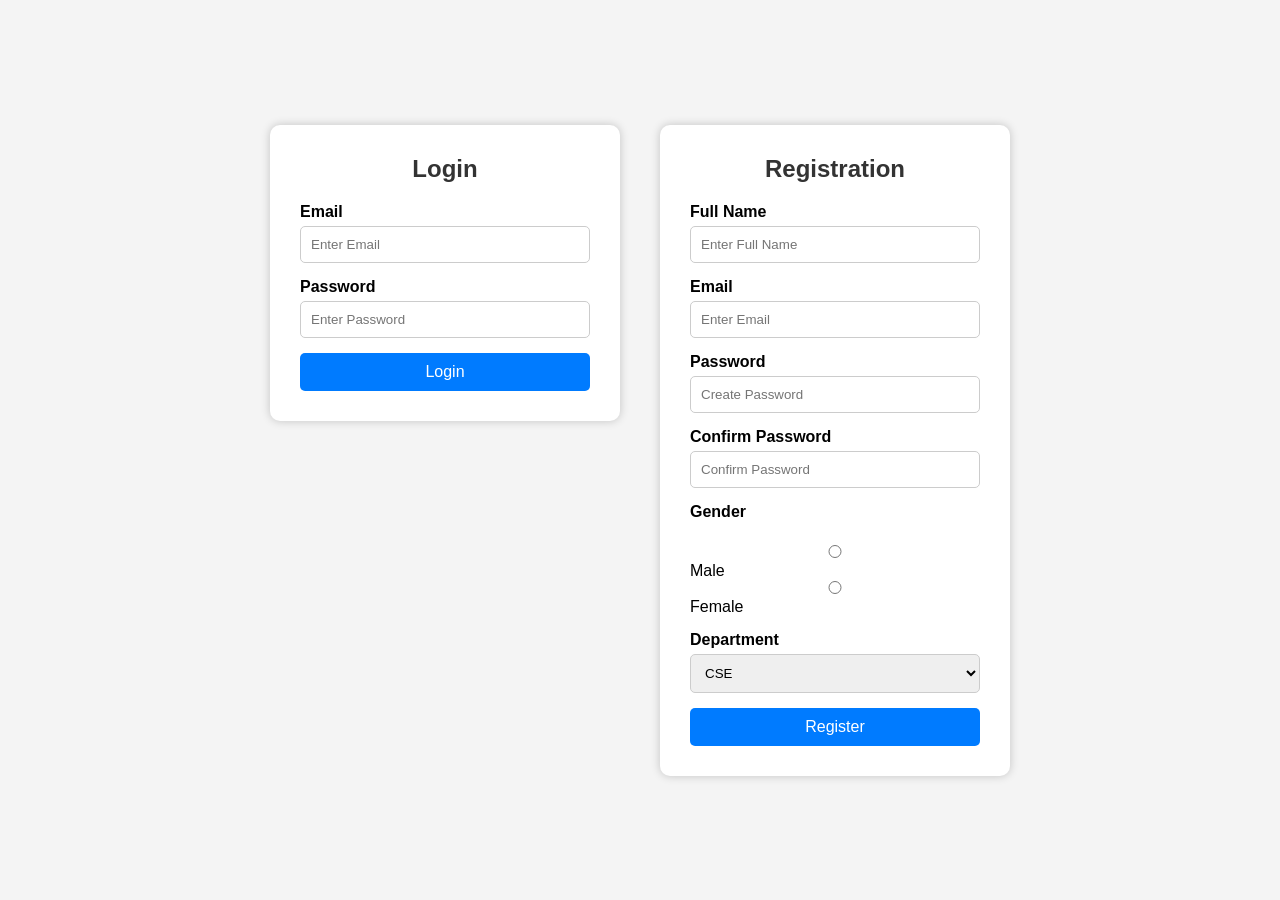
<file: ClientSideProgramming/index.html>
<!doctype html>
<html lang="en">
  <head>
    <title>Login & Registration Form</title>
    <link rel="stylesheet" href="style.css" />
  </head>
  <body>
    <div class="container">
      <div class="form-box">
        <h2>Login</h2>

        <form id="loginForm">
          <div class="input-group">
            <label>Email</label>
            <input type="email" placeholder="Enter Email" required />
          </div>

          <div class="input-group">
            <label>Password</label>
            <input type="password" placeholder="Enter Password" required />
          </div>

          <button type="submit">Login</button>
        </form>
      </div>

      <!-- Registration Form -->
      <div class="form-box">
        <h2>Registration</h2>

        <form id="registrationForm">
          <div class="input-group">
            <label>Full Name</label>
            <input type="text" placeholder="Enter Full Name" required />
          </div>

          <div class="input-group">
            <label>Email</label>
            <input type="email" placeholder="Enter Email" required />
          </div>

          <div class="input-group">
            <label>Password</label>
            <input type="password" placeholder="Create Password" required />
          </div>

          <div class="input-group">
            <label>Confirm Password</label>
            <input type="password" placeholder="Confirm Password" required />
          </div>

          <div class="input-group">
            <label>Gender</label><br />
            <input type="radio" name="gender" /> Male <input type="radio" name="gender" /> Female
          </div>

          <div class="input-group">
            <label>Department</label>
            <select>
              <option>CSE</option>
              <option>IT</option>
              <option>ECE</option>
              <option>Mechanical</option>
            </select>
          </div>

          <button type="submit">Register</button>
        </form>
      </div>
    </div>
    <script src="script.js"></script>
  </body>
</html>
</file>
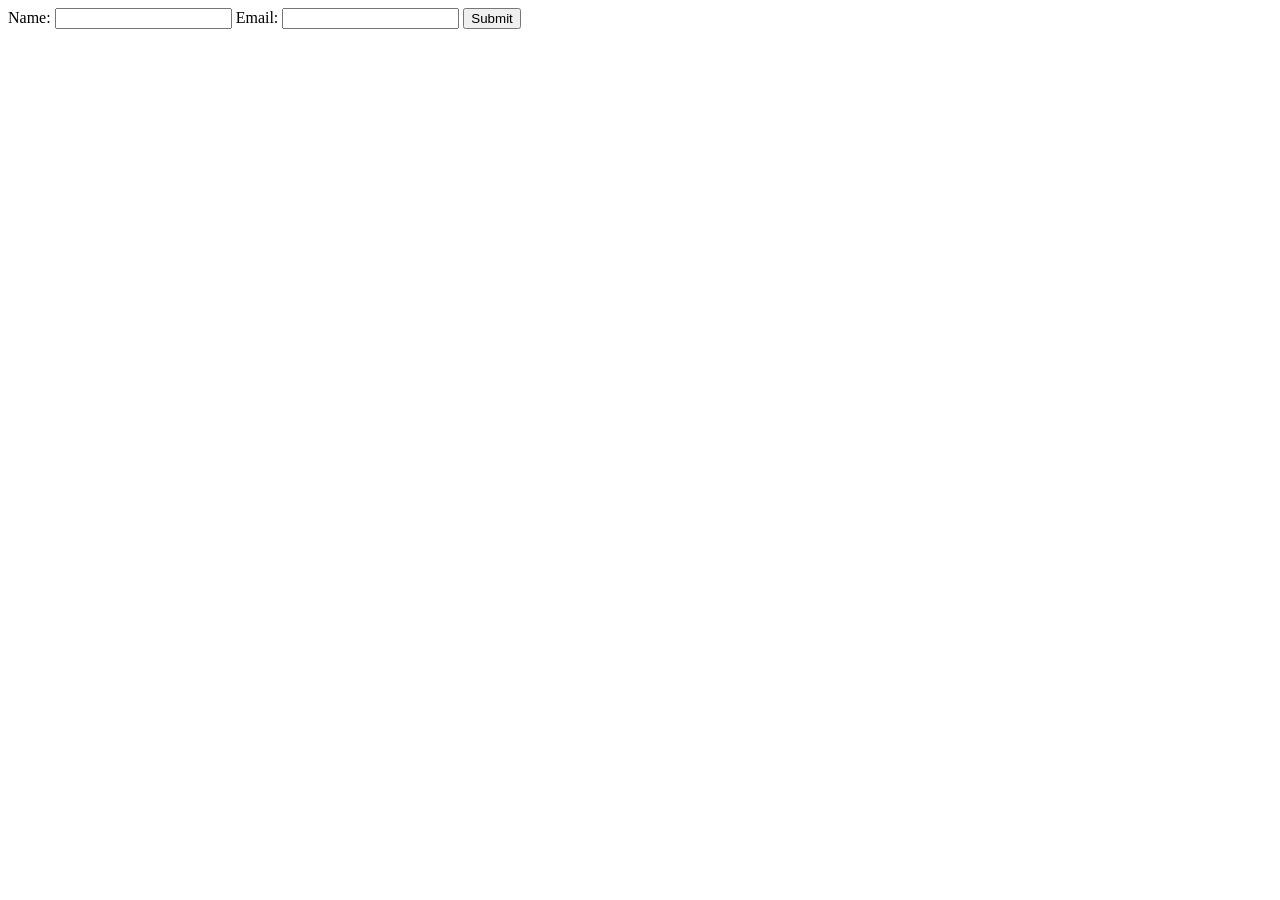
<file: Servlet/demo/target/demo/index.html>
<!doctype html>
<html>
  <head>
    <title>My First Form</title>
  </head>
  <body>
    <form action="hello" method="post">
      <!-- action="hello" means the form will be submitted to /hello -->
      Name:
      <input type="text" name="name" />
      Email:
      <input type="text" name="email" />
      <input type="submit" value="Submit" />
    </form>
  </body>
</html>
</file>
<file: ClientSideProgramming/style.css>
* {
  margin: 0;
  padding: 0;
  box-sizing: border-box;
  font-family: Arial, sans-serif;
}

body {
  background: #f4f4f4;
  display: flex;
  justify-content: center;
  align-items: center;
  min-height: 100vh;
}

.container {
  display: flex;
  gap: 40px;
  flex-wrap: wrap;
}

.form-box {
  background: white;
  padding: 30px;
  width: 350px;
  height: fit-content;
  border-radius: 10px;
  box-shadow: 0 0 10px rgba(0, 0, 0, 0.2);
}

.form-box h2 {
  text-align: center;
  margin-bottom: 20px;
  color: #333;
}

.input-group {
  margin-bottom: 15px;
}

.input-group label {
  display: block;
  margin-bottom: 5px;
  font-weight: bold;
}

.input-group input,
.input-group select {
  width: 100%;
  padding: 10px;
  border: 1px solid #ccc;
  border-radius: 5px;
}

button {
  width: 100%;
  padding: 10px;
  border: none;
  background: #007bff;
  color: white;
  font-size: 16px;
  border-radius: 5px;
  cursor: pointer;
}

button:hover {
  background: #0056b3;
}
</file>
